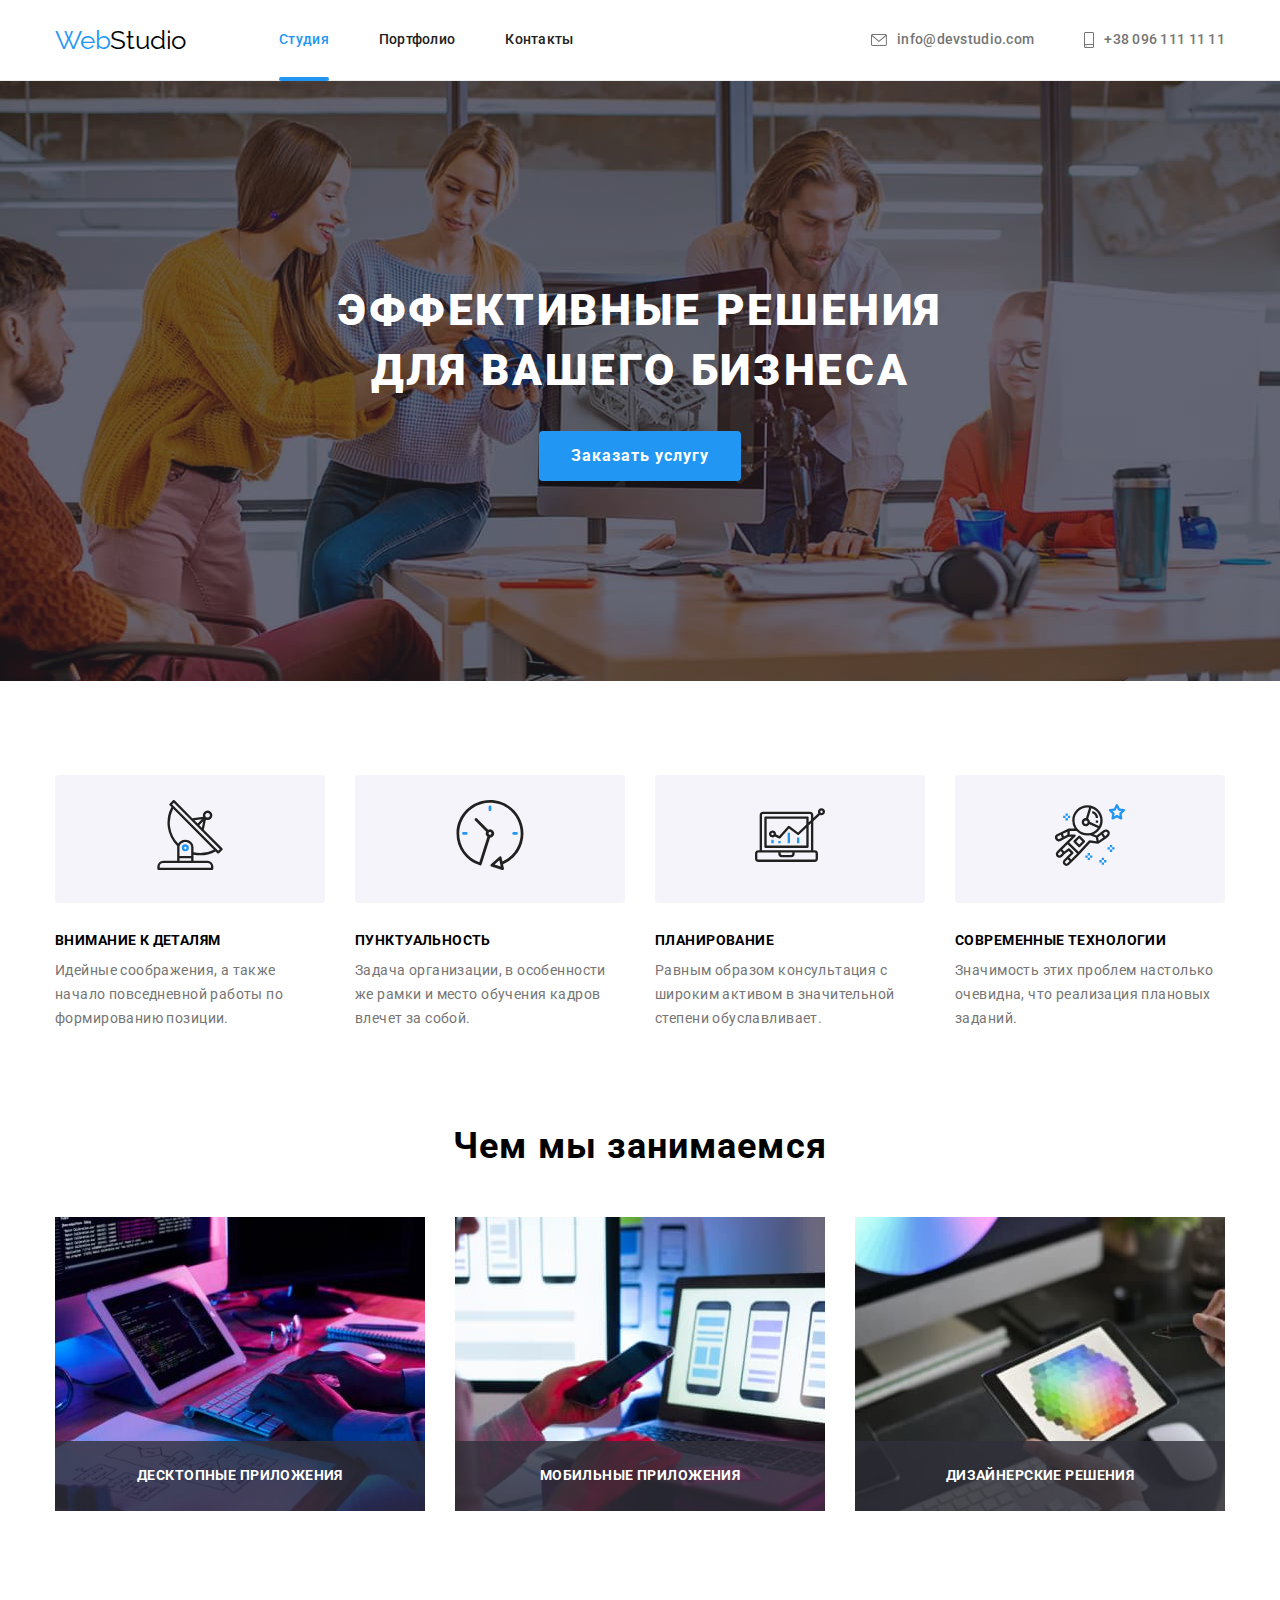
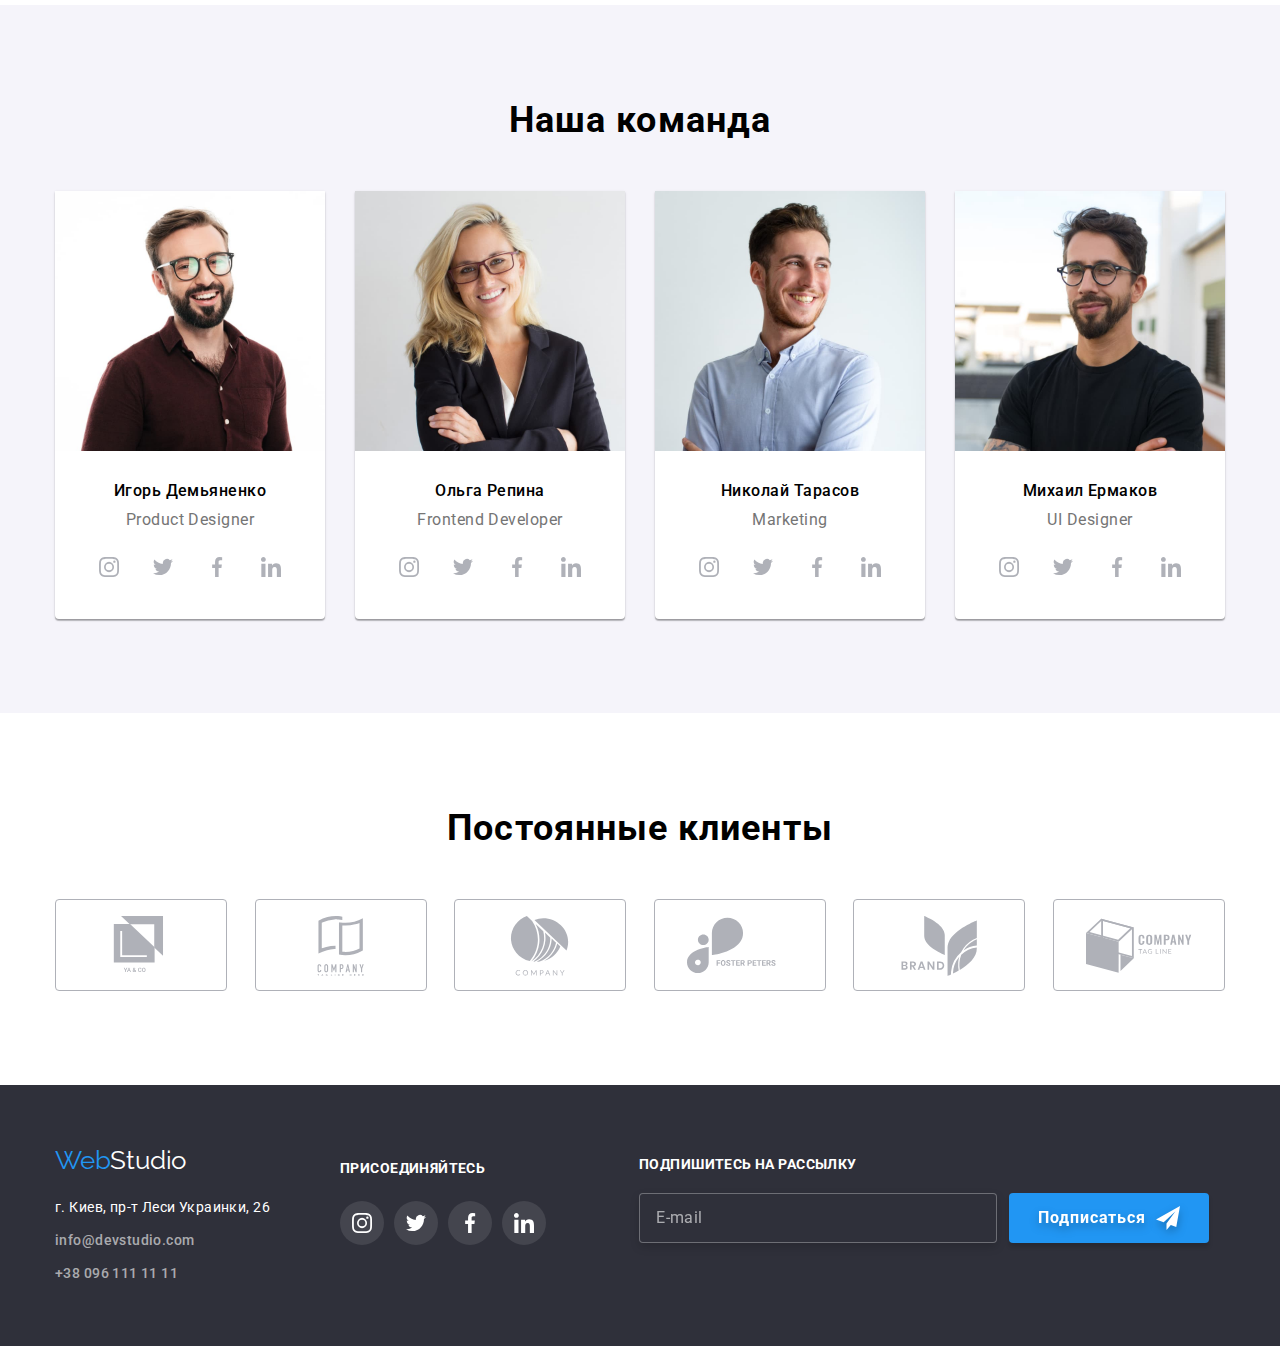
<file: index.html>
<!DOCTYPE html>
<html lang="ru">
  <head>
    <meta charset="UTF-8" />
    <meta http-equiv="X-UA-Compatible" content="IE=edge" />
    <meta name="viewport" content="width=device-width, initial-scale=1.0" />
    <title>WebStudio | Главная</title>
    <link
      href="https://fonts.googleapis.com/css2?family=Raleway:wght@700&family=Roboto:wght@400;500;700;900&display=swap"
      rel="stylesheet"
    />
    <link rel="stylesheet" href="./css/main.min.css" />
  </head>

  <body>
    <!--Шапка сайта-->
    <header class="header">
      <div class="container header__container">
        <nav class="header__nav">
          <a href="./index.html" class="logo">
            Web<span class="logo__span--origin">Studio</span>
          </a>

          <!--Навигация по сайту-->
          <ul class="site-nav">
            <li class="site-nav__item">
              <a
                href="./index.html"
                class="site-nav__link site-nav__link--active"
              >
                Студия
              </a>
            </li>
            <li class="site-nav__item">
              <a href="./portfolio.html" class="site-nav__link">Портфолио</a>
            </li>
            <li class="site-nav__item">
              <a href="#" class="site-nav__link">Контакты</a>
            </li>
          </ul>
        </nav>

        <!--Контакты для связи-->
        <ul class="contacts-list header__contacts-list">
          <li class="contacts-item header__contacts-item">
            <a
              href="mailto:info@devstudio.com"
              class="contacts-link header__contacts-link mail"
            >
              <svg
                class="contacts-icon header__contacts-icon"
                width="16"
                height="12"
              >
                <use href="./images/icons.svg#icon-envelope"></use>
              </svg>
              info@devstudio.com
            </a>
          </li>
          <li class="contacts-item header__contacts-item">
            <a
              href="tel:+380961111111"
              class="contacts-link header__contacts-link phone"
            >
              <svg
                class="contacts-icon header__contacts-icon"
                width="10"
                height="16"
              >
                <use href="./images/icons.svg#icon-smartphone"></use>
              </svg>
              +38 096 111 11 11
            </a>
          </li>
        </ul>
      </div>
    </header>

    <!--Уникальный контент-->
    <main>
      <!--Герой-->
      <section class="hero overlay">
        <div class="hero__container container">
          <h1 class="hero__title">
            Эффективные решения <br />
            для вашего бизнеса
          </h1>
          <button type="button" class="btn hero__btn" data-modal-open>
            Заказать услугу
          </button>
        </div>
      </section>

      <!--Особенности-->
      <section class="advantage">
        <div class="container">
          <h2 class="advantage__title">Особенности</h2>
          <ul class="advantage-list">
            <li class="advantage-list__item">
              <div class="advantage-list__icon">
                <svg class="antenna-icon" width="70" height="70">
                  <use href="./images/icons.svg#icon-antenna"></use>
                </svg>
              </div>
              <div class="advantage-list__container">
                <h3 class="advantage-list__title">Внимание к деталям</h3>
                <p class="advantage-list__description">
                  Идейные соображения, а также начало повседневной работы по
                  формированию позиции.
                </p>
              </div>
            </li>
            <li class="advantage-list__item">
              <div class="advantage-list__icon">
                <svg class="clock-icon" width="70" height="70">
                  <use href="./images/icons.svg#icon-clock"></use>
                </svg>
              </div>
              <div class="advantage-list__container">
                <h3 class="advantage-list__title">Пунктуальность</h3>
                <p class="advantage-list__description">
                  Задача организации, в особенности же рамки и место обучения
                  кадров влечет за собой.
                </p>
              </div>
            </li>
            <li class="advantage-list__item">
              <div class="advantage-list__icon">
                <svg class="diagram-icon" width="70" height="70">
                  <use href="./images/icons.svg#icon-diagram"></use>
                </svg>
              </div>
              <div class="advantage-list__container">
                <h3 class="advantage-list__title">Планирование</h3>
                <p class="advantage-list__description">
                  Равным образом консультация с широким активом в значительной
                  степени обуславливает.
                </p>
              </div>
            </li>
            <li class="advantage-list__item">
              <div class="advantage-list__icon">
                <svg class="astronaut-icon" width="70" height="70">
                  <use href="./images/icons.svg#icon-astronaut"></use>
                </svg>
              </div>
              <div class="advantage-list__container">
                <h3 class="advantage-list__title">Современные технологии</h3>
                <p class="advantage-list__description">
                  Значимость этих проблем настолько очевидна, что реализация
                  плановых заданий.
                </p>
              </div>
            </li>
          </ul>
        </div>
      </section>

      <!--Чем мы занимаемся-->
      <section class="function">
        <div class="container">
          <h2 class="function__title">Чем мы занимаемся</h2>
          <ul class="function-list">
            <li class="function-list__item">
              <div class="function-list__thumb">
                <img
                  src="./images/workdesktop.jpg"
                  alt="Приложения для персональных компьютеров"
                  width="370"
                />
                <div class="function-list__overlay">
                  <p class="function-list__lable">Десктопные приложения</p>
                </div>
              </div>
            </li>
            <li class="function-list__item">
              <div class="function-list__thumb">
                <img
                  src="./images/workapp.jpg"
                  alt="Приложения для персональных компьютеров"
                  width="370"
                />
                <div class="function-list__overlay">
                  <p class="function-list__lable">Мобильные приложения</p>
                </div>
              </div>
            </li>
            <li class="function-list__item">
              <div class="function-list__thumb">
                <img
                  src="./images/workdesign.jpg"
                  alt="Приложения для персональных компьютеров"
                  width="370"
                />
                <div class="function-list__overlay">
                  <p class="function-list__lable">Дизайнерские решения</p>
                </div>
              </div>
            </li>
          </ul>
        </div>
      </section>

      <!--Наша команда-->
      <section class="team">
        <div class="container">
          <h2 class="team__title">Наша команда</h2>
          <ul class="team-list">
            <li class="team-list__card">
              <img
                src="./images/demyanenko.jpg"
                alt="Игорь Демьяненко"
                width="270"
              />
              <div class="team-list__description">
                <h3 class="team-list__title">Игорь Демьяненко</h3>
                <p class="team-list_subtitle">Product Designer</p>
                <ul class="social-links team-list__social-links">
                  <li>
                    <a href="#" class="social-links__icon team-list__icon">
                      <svg class="instagram-icon" width="44" height="44">
                        <use href="./images/icons.svg#icon-instagram"></use>
                      </svg>
                    </a>
                  </li>
                  <li>
                    <a href="#" class="social-links__icon team-list__icon">
                      <svg class="twiter-icon" width="44" height="44">
                        <use href="./images/icons.svg#icon-twitter"></use>
                      </svg>
                    </a>
                  </li>
                  <li>
                    <a href="#" class="social-links__icon team-list__icon">
                      <svg class="facebook-icon" width="44" height="44">
                        <use href="./images/icons.svg#icon-facebook"></use>
                      </svg>
                    </a>
                  </li>
                  <li>
                    <a href="#" class="social-links__icon team-list__icon">
                      <svg class="linkedin-icon" width="44" height="44">
                        <use href="./images/icons.svg#icon-linkedin"></use>
                      </svg>
                    </a>
                  </li>
                </ul>
              </div>
            </li>
            <li class="team-list__card">
              <img src="./images/repina.jpg" alt="Ольга Репина" width="270" />
              <div class="team-list__description">
                <h3 class="team-list__title">Ольга Репина</h3>
                <p class="team-list_subtitle">Frontend Developer</p>
                <ul class="social-links team-list__social-links">
                  <li>
                    <a href="#" class="social-links__icon team-list__icon">
                      <svg class="instagram-icon" width="44" height="44">
                        <use href="./images/icons.svg#icon-instagram"></use>
                      </svg>
                    </a>
                  </li>
                  <li>
                    <a href="#" class="social-links__icon team-list__icon">
                      <svg class="twiter-icon" width="44" height="44">
                        <use href="./images/icons.svg#icon-twitter"></use>
                      </svg>
                    </a>
                  </li>
                  <li>
                    <a href="#" class="social-links__icon team-list__icon">
                      <svg class="facebook-icon" width="44" height="44">
                        <use href="./images/icons.svg#icon-facebook"></use>
                      </svg>
                    </a>
                  </li>
                  <li>
                    <a href="#" class="social-links__icon team-list__icon">
                      <svg class="linkedin-icon" width="44" height="44">
                        <use href="./images/icons.svg#icon-linkedin"></use>
                      </svg>
                    </a>
                  </li>
                </ul>
              </div>
            </li>
            <li class="team-list__card">
              <img
                src="./images/tarasov.jpg"
                alt="Николай Тарасов"
                width="270"
              />
              <div class="team-list__description">
                <h3 class="team-list__title">Николай Тарасов</h3>
                <p class="team-list_subtitle">Marketing</p>
                <ul class="social-links team-list__social-links">
                  <li>
                    <a href="#" class="social-links__icon team-list__icon">
                      <svg class="instagram-icon" width="44" height="44">
                        <use href="./images/icons.svg#icon-instagram"></use>
                      </svg>
                    </a>
                  </li>
                  <li>
                    <a href="#" class="social-links__icon team-list__icon">
                      <svg class="twiter-icon" width="44" height="44">
                        <use href="./images/icons.svg#icon-twitter"></use>
                      </svg>
                    </a>
                  </li>
                  <li>
                    <a href="#" class="social-links__icon team-list__icon">
                      <svg class="facebook-icon" width="44" height="44">
                        <use href="./images/icons.svg#icon-facebook"></use>
                      </svg>
                    </a>
                  </li>
                  <li>
                    <a href="#" class="social-links__icon team-list__icon">
                      <svg class="linkedin-icon" width="44" height="44">
                        <use href="./images/icons.svg#icon-linkedin"></use>
                      </svg>
                    </a>
                  </li>
                </ul>
              </div>
            </li>
            <li class="team-list__card">
              <img
                src="./images/ermakov.jpg"
                alt="Михаил Ермаков"
                width="270"
              />
              <div class="team-list__description">
                <h3 class="team-list__title">Михаил Ермаков</h3>
                <p class="team-list_subtitle">UI Designer</p>
                <ul class="social-links team-list__social-links">
                  <li>
                    <a href="#" class="social-links__icon team-list__icon">
                      <svg class="instagram-icon" width="44" height="44">
                        <use href="./images/icons.svg#icon-instagram"></use>
                      </svg>
                    </a>
                  </li>
                  <li>
                    <a href="#" class="social-links__icon team-list__icon">
                      <svg class="twiter-icon" width="44" height="44">
                        <use href="./images/icons.svg#icon-twitter"></use>
                      </svg>
                    </a>
                  </li>
                  <li>
                    <a href="#" class="social-links__icon team-list__icon">
                      <svg class="facebook-icon" width="44" height="44">
                        <use href="./images/icons.svg#icon-facebook"></use>
                      </svg>
                    </a>
                  </li>
                  <li>
                    <a href="#" class="social-links__icon team-list__icon">
                      <svg class="linkedin-icon" width="44" height="44">
                        <use href="./images/icons.svg#icon-linkedin"></use>
                      </svg>
                    </a>
                  </li>
                </ul>
              </div>
            </li>
          </ul>
        </div>
      </section>

      <!-- Постоянные клиенты -->
      <section class="clients">
        <div class="container">
          <h2 class="clients__title">Постоянные клиенты</h2>
          <ul class="clients-list">
            <li class="clients-list__item">
              <a href="#" class="clients-list__link">
                <svg class="clients-list__logo" width="106" height="60">
                  <use href="./images/icons.svg#icon-client-1"></use>
                </svg>
              </a>
            </li>
            <li class="clients-list__item">
              <a href="#" class="clients-list__link">
                <svg class="clients-list__logo" width="106" height="60">
                  <use href="./images/icons.svg#icon-client-2"></use>
                </svg>
              </a>
            </li>
            <li class="clients-list__item">
              <a href="#" class="clients-list__link">
                <svg class="clients-list__logo" width="106" height="60">
                  <use href="./images/icons.svg#icon-client-3"></use>
                </svg>
              </a>
            </li>
            <li class="clients-list__item">
              <a href="#" class="clients-list__link">
                <svg class="clients-list__logo" width="106" height="60">
                  <use href="./images/icons.svg#icon-client-4"></use>
                </svg>
              </a>
            </li>
            <li class="clients-list__item">
              <a href="#" class="clients-list__link">
                <svg class="clients-list__logo" width="106" height="60">
                  <use href="./images/icons.svg#icon-client-5"></use>
                </svg>
              </a>
            </li>
            <li class="clients-list__item">
              <a href="#" class="clients-list__link">
                <svg class="clients-list__logo" width="106" height="60">
                  <use href="./images/icons.svg#icon-client-6"></use>
                </svg>
              </a>
            </li>
          </ul>
        </div>
      </section>
    </main>

    <footer class="footer">
      <div class="container footer__container">
        <div class="footer-container-contacts">
          <a href="./index.html" class="logo footer__logo"
            >Web<span class="logo__span--reversed">Studio</span></a
          >
          <address class="address">г. Киев, пр-т Леси Украинки, 26</address>
          <ul class="contacts-list footer__contacts-list">
            <li class="contacts-item footer__contacts-item item">
              <a
                href="mailto:info@devstudio.com"
                class="contacts-link footer__contacts-link"
                >info@devstudio.com</a
              >
            </li>
            <li class="item footer__contacts-item">
              <a href="tel:+380961111111" class="link footer__contacts-link"
                >+38 096 111 11 11</a
              >
            </li>
          </ul>
        </div>
        <div class="footer-container-social-links">
          <h2 class="footer-title-social-links">Присоединяйтесь</h2>
          <ul class="social-links--company footer-icons">
            <li class="social-links__item--company item">
              <a class="social-links__icon--company icon" href="#">
                <svg width="44" height="44">
                  <use href="./images/icons.svg#icon-instagram"></use>
                </svg>
              </a>
            </li>
            <li class="social-links__item--company item">
              <a class="social-links__icon--company icon" href="#">
                <svg width="44" height="44">
                  <use href="./images/icons.svg#icon-twitter"></use>
                </svg>
              </a>
            </li>
            <li class="social-links__item--company item">
              <a class="social-links__icon--company icon" href="#">
                <svg width="44" height="44">
                  <use href="./images/icons.svg#icon-facebook"></use>
                </svg>
              </a>
            </li>
            <li class="social-links__item--company item">
              <a class="social-links__icon--company icon" href="#">
                <svg width="44" height="44">
                  <use href="./images/icons.svg#icon-linkedin"></use>
                </svg>
              </a>
            </li>
          </ul>
        </div>
        <div class="footer__container-form-subscribe">
          <b class="footer__appeal">Подпишитесь на рассылку</b>
          <form
            action="#"
            class="form-subscribe"
            name="form-subscribe"
            autocomplete="on"
          >
            <label class="form-field">
              <input
                class="form-subscribe__email-form"
                type="email"
                name="email"
                placeholder="E-mail"
                required
              />
            </label>
            <button type="submit" class="btn form-subscribe__btn">
              <span class="form-subscribe__btn--color">Подписаться</span>
              <svg class="form-subscribe__btn-icon" width="24px" height="24px">
                <use href="./images/icons.svg#icon-send"></use>
              </svg>
            </button>
          </form>
        </div>
      </div>
    </footer>

    <!-- =================== модальное окно ===================== -->
    <div class="backdrop is-hidden" data-modal>
      <div class="modal">
        <form class="modal__form" name="modal-form" autocomplete="off">
          <h3 class="modal__title">Оставьте свои данные, мы вам перезвоним</h3>

          <label class="modal__contact-label">
            <span class="modal__label-name">Имя</span>
            <span class="modal__form-input-wrapper">
              <input
                type="text"
                name="contact-name"
                class="modal__contact-input"
                required
                minlength="2"
              />
              <svg class="modal__contact-icon" width="18" height="18">
                <use href="./images/icons.svg#icon-name"></use>
              </svg>
            </span>
          </label>

          <label class="modal__contact-label">
            <span class="modal__label-name">Телефон</span>
            <span class="modal__form-input-wrapper">
              <input
                type="tel"
                name="contact-tel"
                class="modal__contact-input"
                required
                pattern="[0-9]{3}-[0-9]{3}-[0-9]{2}-[0-9]{2}"
                title="096-111-11-11"
              />
              <svg class="modal__contact-icon" width="18" height="18">
                <use href="./images/icons.svg#icon-phone"></use>
              </svg>
            </span>
          </label>
          <label class="modal__contact-label">
            <span class="modal__label-name">Почта</span>
            <span class="modal__form-input-wrapper">
              <input
                type="email"
                name="contact-mail"
                class="modal__contact-input"
              />
              <svg class="modal__contact-icon" width="18" height="18">
                <use href="./images/icons.svg#icon-email"></use>
              </svg>
            </span>
          </label>
          <label class="contact-textarea">
            <span class="modal__label-name">Коментарий</span>
            <textarea
              name="contact-comment"
              class="modal__contact-comment"
              placeholder="Введите текст"
            ></textarea>
          </label>
          <label class="modal__checkbox-label">
            <input
              type="checkbox"
              name="terms-contract"
              class="modal__checkbox"
              value="accept"
              required
            />
            <span class="modal__icon-check"></span>
            <span class="modal__checkbox-text">
              Соглашаюсь с рассылкой и принимаю
              <a href="#" class="modal__contract-link">Условия договора</a>
            </span>
          </label>
          <button class="modal__submit-btn" type="submit">Отправить</button>
        </form>

        <button type="button" class="modal__btn-close" data-modal-close>
          <svg class="modal__btn-close-icon" width="11px" height="11px">
            <use href="./images/icons.svg#icon-close"></use>
          </svg>
        </button>
      </div>
    </div>
    <script src="./js/modal.js"></script>
  </body>
</html>
</file>
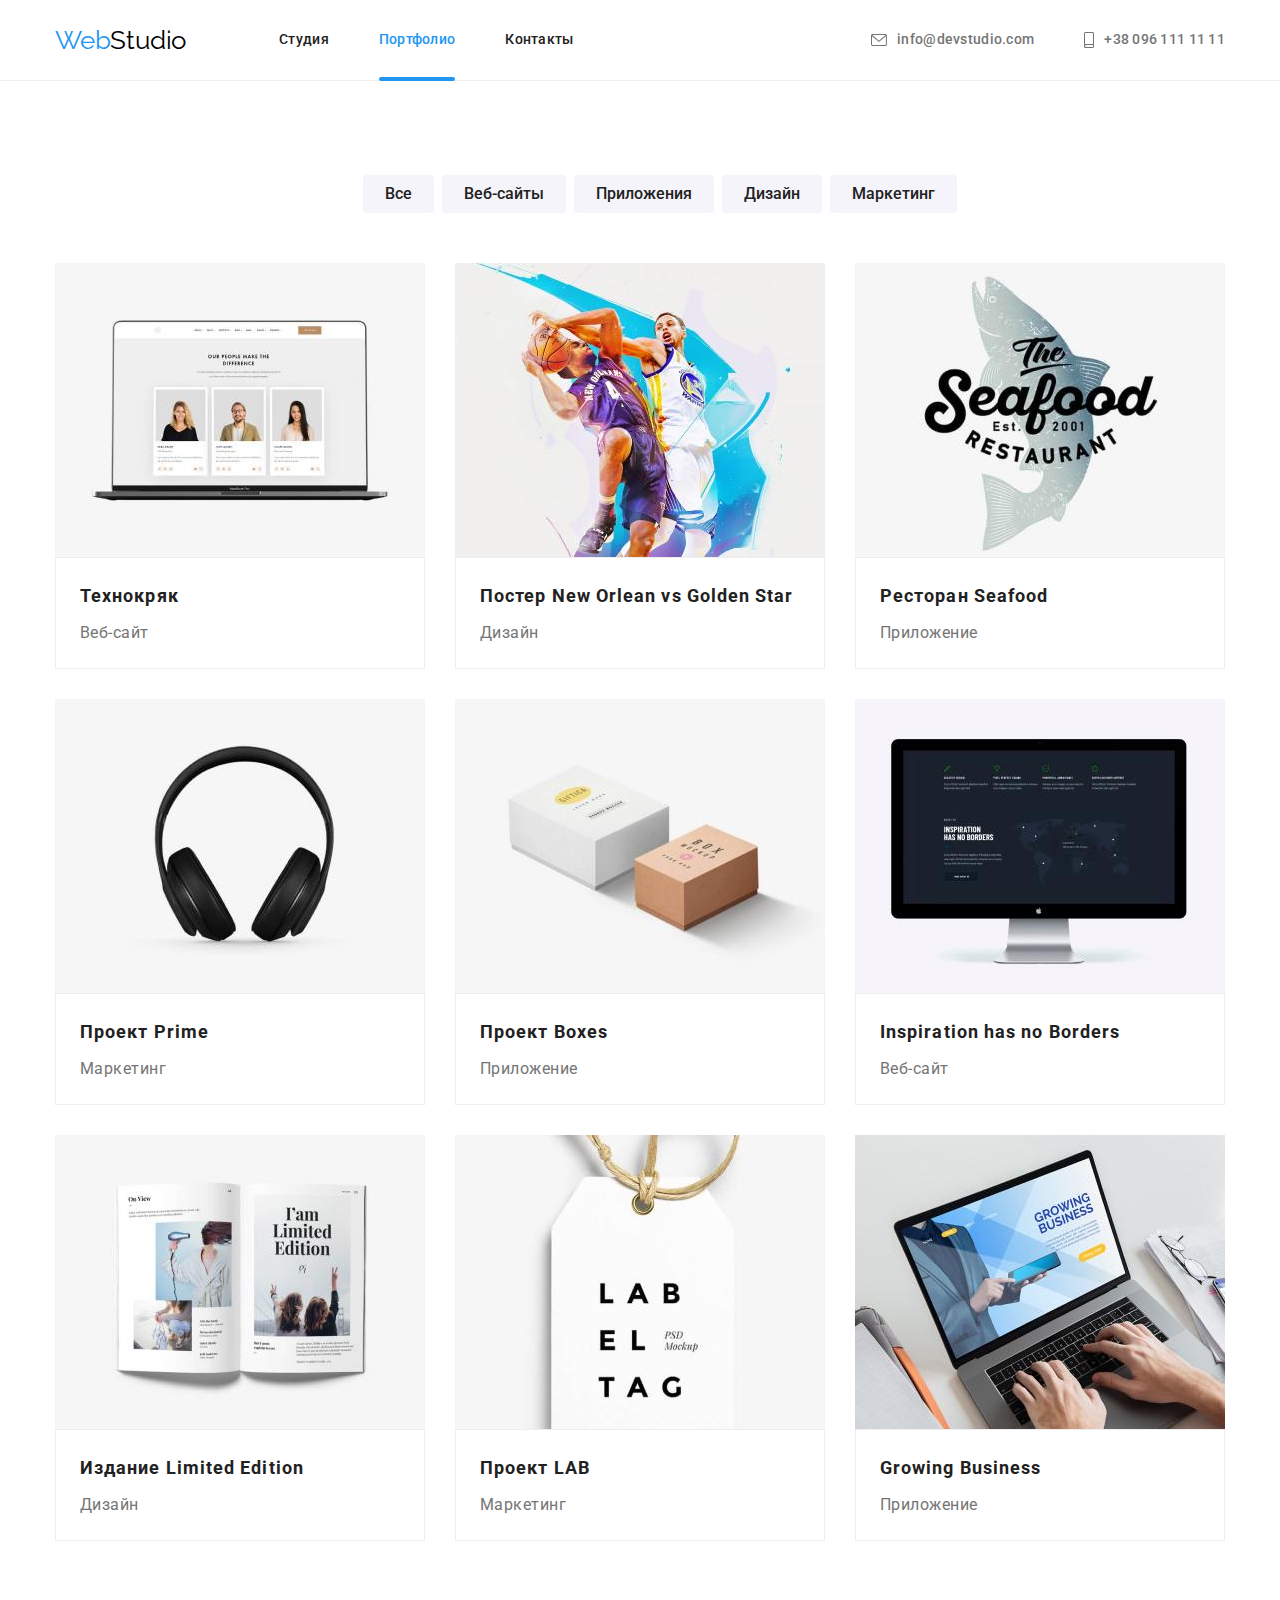
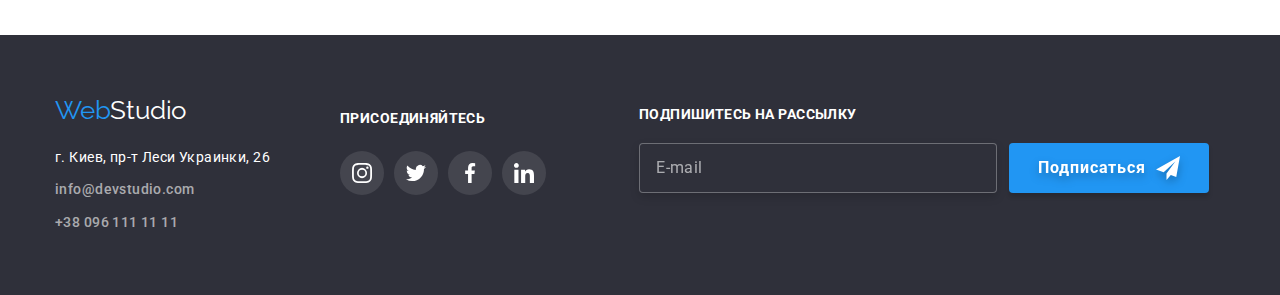
<file: portfolio.html>
<!DOCTYPE html>
<html lang="ru">
  <head>
    <meta charset="UTF-8" />
    <meta http-equiv="X-UA-Compatible" content="IE=edge" />
    <meta name="viewport" content="width=device-width, initial-scale=1.0" />
    <title>WebStudio | Портфолио</title>
    <link
      href="https://fonts.googleapis.com/css2?family=Raleway:wght@700&family=Roboto:wght@400;500;700;900&display=swap"
      rel="stylesheet"
    />
    <link rel="stylesheet" href="./css/main.min.css" />
  </head>

  <body>
    <!--Шапка сайта-->
    <header class="header">
      <div class="container header__container">
        <nav class="header__nav">
          <a href="./index.html" class="logo">
            Web<span class="logo__span--origin">Studio</span>
          </a>

          <!--Навигация по сайту-->
          <ul class="site-nav">
            <li class="site-nav__item">
              <a
                href="./index.html"
                class="site-nav__link"
              >
                Студия
              </a>
            </li>
            <li class="site-nav__item">
              <a href="./portfolio.html" class="site-nav__link site-nav__link--active">Портфолио</a>
            </li>
            <li class="site-nav__item">
              <a href="#" class="site-nav__link">Контакты</a>
            </li>
          </ul>
        </nav>

        <!--Контакты для связи-->
        <ul class="contacts-list header__contacts-list">
          <li class="contacts-item header__contacts-item">
            <a
              href="mailto:info@devstudio.com"
              class="contacts-link header__contacts-link mail"
            >
              <svg
                class="contacts-icon header__contacts-icon"
                width="16"
                height="12"
              >
                <use href="./images/icons.svg#icon-envelope"></use>
              </svg>
              info@devstudio.com
            </a>
          </li>
          <li class="contacts-item header__contacts-item">
            <a
              href="tel:+380961111111"
              class="contacts-link header__contacts-link phone"
            >
              <svg
                class="contacts-icon header__contacts-icon"
                width="10"
                height="16"
              >
                <use href="./images/icons.svg#icon-smartphone"></use>
              </svg>
              +38 096 111 11 11
            </a>
          </li>
        </ul>
      </div>
    </header>

    <!--Примеры выполнненых -->
    <main>
      <section class="section-projects">
        <div class="container">
          <h1 class="section-projects__title">Проекты WebStudio</h1>

          <!--Кнопки фильтров-->
          <div class="container-projects-filters">
            <ul class="filters-list">
              <li class="filters-list_item item">
                <button type="button" class="filters-list_btn carrent">Все</button>
              </li>
              <li class="filters-list_item item">
                <button type="button" class="filters-list_btn">Веб-сайты</button>
              </li>
              <li class="filters-list_item item">
                <button type="button" class="filters-list_btn">Приложения</button>
              </li>
              <li class="filters-list_item item">
                <button type="button" class="filters-list_btn">Дизайн</button></li>
              <li class="filters-list_item item">
                <button type="button" class="filters-list_btn">Маркетинг</button>
              </li>
            </ul>
          </div>

          <!--Работы-->
          <ul class="card-set list">
            <li class="card-set__item">
                <a href="#" class="card-set__link">
                  <div class="card-set__thumb">
                      <img
                      src="./images/technocryk.jpg"
                      alt="Фото сайта Технокряк"
                      width="370"
                      />
                    <div class="card-set__overlay">
                      <p class="card-set__description-overlay">
                        Технокряк это современная площадка распространения коронавируса. 
                        Компании используют эту платформу для цифрового шпионажа и атак на защищённые сервера конкурентов.
                      </p>
                    </div>
                  </div>
                  <div class="card-set__description">
                    <h2 class="card-set__title">Технокряк</h2>
                    <p class="card-set__subtitle">Веб-сайт</p>
                  </div>
                </a>
            </li>
            <li class="card-set__item">
              <a href="#" class="card-set__link link">
                <div class="card-set__thumb">
                  <img
                  src="./images/orlean.jpg"
                  alt="Фото постера New Orlean vs Golden Star"
                  width="370"
                  />
                  <div class="card-set__overlay">
                    <p class="card-set__description-overlay">
                      Технокряк это современная площадка распространения коронавируса. 
                      Компании используют эту платформу для цифрового шпионажа и атак на защищённые сервера конкурентов.
                    </p>
                  </div>
                </div>
                <div class="card-set__description">
                  <h2 class="card-set__title">Постер New Orlean vs Golden Star</h2>
                  <p class="card-set__subtitle">Дизайн</p>
                </div>
              </a>
            </li>
            <li class="card-set__item">
              <a href="#" class="card-set__link">
                <div class="card-set__thumb">
                  <img
                  src="./images/seafood.jpg"
                  alt="Логотип приложения ресторана Seafood"
                  width="370"
                  />
                  <div class="card-set__overlay">
                    <p class="card-set__description-overlay">
                      Технокряк это современная площадка распространения коронавируса. 
                      Компании используют эту платформу для цифрового шпионажа и атак на защищённые сервера конкурентов.
                    </p>
                  </div>
                </div>
                <div class="card-set__description">
                  <h2 class="card-set__title">Ресторан Seafood</h2>
                  <p class="card-set__subtitle">Приложение</p>
                </div>
                </a
              >
            </li>
            <li class="card-set__item">
              <a href="#" class="card-set__link">
                <div class="card-set__thumb">
                  <img
                  src="./images/prime.jpg"
                  alt="Логотип проекта Prime"
                  width="370"
                  />
                  <div class="card-set__overlay">
                    <p class="card-set__description-overlay">
                      Технокряк это современная площадка распространения коронавируса. 
                      Компании используют эту платформу для цифрового шпионажа и атак на защищённые сервера конкурентов.
                    </p>
                  </div>
                </div>
                <div class="card-set__description">
                  <h2 class="card-set__title">Проект Prime</h2>
                  <p class="card-set__subtitle">Маркетинг</p>
                </div>
                </a
              >
            </li>
            <li class="card-set__item">
              <a href="#" class="card-set__link">
                <div class="card-set__thumb">
                  <img
                  src="./images/boxes.jpg"
                  alt="Логотип проекта Boxes"
                  width="370"
                  />
                  <div class="card-set__overlay">
                    <p class="card-set__description-overlay">
                      Технокряк это современная площадка распространения коронавируса. 
                      Компании используют эту платформу для цифрового шпионажа и атак на защищённые сервера конкурентов.
                    </p>
                  </div>
                </div>
                <div class="card-set__description">
                  <h2 class="card-set__title">Проект Boxes</h2>
                  <p class="card-set__subtitle">Приложение</p>
                </div>
                </a
              >
            </li>
            <li class="card-set__item">
              <a href="#" class="card-set__link">
                <div class="card-set__thumb">
                  <img
                  src="./images/inspiration.jpg"
                  alt="Фото сайта Inspiration has no Borders"
                  width="370"
                  />
                  <div class="card-set__overlay">
                    <p class="card-set__description-overlay">
                      Технокряк это современная площадка распространения коронавируса. 
                      Компании используют эту платформу для цифрового шпионажа и атак на защищённые сервера конкурентов.
                    </p>
                  </div>
                </div>
                <div class="card-set__description">
                  <h2 class="card-set__title">Inspiration has no Borders</h2>
                  <p class="card-set__subtitle">Веб-сайт</p>
                </div>
              </a>
            </li>
            <li class="card-set__item">
              <a href="#" class="card-set__link">
                <div class="card-set__thumb">
                  <img
                  src="./images/limited.jpg"
                  alt="Фото дизайна издания Limited Edition"
                  width="370"
                  />
                  <div class="card-set__overlay">
                    <p class="card-set__description-overlay">
                      Технокряк это современная площадка распространения коронавируса. 
                      Компании используют эту платформу для цифрового шпионажа и атак на защищённые сервера конкурентов.
                    </p>
                  </div>
                </div>
                <div class="card-set__description">
                  <h2 class="card-set__title">Издание Limited Edition</h2>
                  <p class="card-set__subtitle">Дизайн</p>
                </div>
                </a
              >
            </li>
            <li class="card-set__item">
              <a href="#" class="card-set__link">
                <div class="card-set__thumb">
                  <img
                  src="./images/lab.jpg"
                  alt="Фото проекта LAB"
                  width="370"
                  />
                  <div class="card-set__overlay">
                    <p class="card-set__description-overlay">
                      Технокряк это современная площадка распространения коронавируса. 
                      Компании используют эту платформу для цифрового шпионажа и атак на защищённые сервера конкурентов.
                    </p>
                  </div>
                </div>
                <div class="card-set__description">
                  <h2 class="card-set__title">Проект LAB</h2>
                  <p class="card-set__subtitle">Маркетинг</p>
              </div>
                </a
              >
            </li>
            <li class="card-set__item">
              <a href="#" class="card-set__link">
                <div class="card-set__thumb">
                  <img
                  src="./images/growing.jpg"
                  alt="Фото приложения Growing Business"
                  width="370"
                  />
                  <div class="card-set__overlay">
                    <p class="card-set__description-overlay">
                      Технокряк это современная площадка распространения коронавируса. 
                      Компании используют эту платформу для цифрового шпионажа и атак на защищённые сервера конкурентов.
                    </p>
                  </div>
                </div>
                <div class="card-set__description">
                  <h2 class="card-set__title">Growing Business</h2>
                  <p class="card-set__subtitle">Приложение</p>
                </div>
                </a
              >
            </li>
          </ul>
        </div>
      </div>
      </section>
    </main>
    
    <footer class="footer">
      <div class="container footer__container">
        <div class="footer-container-contacts">
          <a href="./index.html" class="logo footer__logo"
            >Web<span class="logo__span--reversed">Studio</span></a
          >
          <address class="address">г. Киев, пр-т Леси Украинки, 26</address>
          <ul class="contacts-list footer__contacts-list">
            <li class="contacts-item footer__contacts-item item">
              <a
                href="mailto:info@devstudio.com"
                class="contacts-link footer__contacts-link"
                >info@devstudio.com</a
              >
            </li>
            <li class="item footer__contacts-item">
              <a href="tel:+380961111111" class="link footer__contacts-link"
                >+38 096 111 11 11</a
              >
            </li>
          </ul>
        </div>
        <div class="footer-container-social-links">
          <h2 class="footer-title-social-links">Присоединяйтесь</h2>
          <ul class="social-links--company footer-icons">
            <li class="social-links__item--company item">
              <a class="social-links__icon--company icon" href="#">
                <svg width="44" height="44">
                  <use href="./images/icons.svg#icon-instagram"></use>
                </svg>
              </a>
            </li>
            <li class="social-links__item--company item">
              <a class="social-links__icon--company icon" href="#">
                <svg width="44" height="44">
                  <use href="./images/icons.svg#icon-twitter"></use>
                </svg>
              </a>
            </li>
            <li class="social-links__item--company item">
              <a class="social-links__icon--company icon" href="#">
                <svg width="44" height="44">
                  <use href="./images/icons.svg#icon-facebook"></use>
                </svg>
              </a>
            </li>
            <li class="social-links__item--company item">
              <a class="social-links__icon--company icon" href="#">
                <svg width="44" height="44">
                  <use href="./images/icons.svg#icon-linkedin"></use>
                </svg>
              </a>
            </li>
          </ul>
        </div>
        <div class="footer__container-form-subscribe">
          <b class="footer__appeal">Подпишитесь на рассылку</b>
          <form
            action="#"
            class="form-subscribe"
            name="form-subscribe"
            autocomplete="on"
          >
            <label class="form-field">
              <input
                class="form-subscribe__email-form"
                type="email"
                name="email"
                placeholder="E-mail"
                required
              />
            </label>
            <button type="submit" class="btn form-subscribe__btn">
              <span class="form-subscribe__btn--color">Подписаться</span>
              <svg class="form-subscribe__btn-icon" width="24px" height="24px">
                <use href="./images/icons.svg#icon-send"></use>
              </svg>
            </button>
          </form>
        </div>
      </div>
    </footer>
  </body>
</html>
</file>
<file: css/main.min.css>
/*! modern-normalize v1.1.0 | MIT License | https://github.com/sindresorhus/modern-normalize */*,::before,::after{-webkit-box-sizing:border-box;box-sizing:border-box}html{line-height:1.15;-webkit-text-size-adjust:100%;-moz-tab-size:4;-o-tab-size:4;tab-size:4}body{margin:0;font-family:system-ui,-apple-system,"Segoe UI",Roboto,Helvetica,Arial,sans-serif,"Apple Color Emoji","Segoe UI Emoji"}hr{height:0;color:inherit}abbr[title]{-webkit-text-decoration:underline dotted;text-decoration:underline dotted}b,strong{font-weight:bolder}code,kbd,samp,pre{font-family:ui-monospace, SFMono-Regular, Consolas, "Liberation Mono", Menlo, monospace;font-size:1em}small{font-size:80%}sub,sup{font-size:75%;line-height:0;position:relative;vertical-align:baseline}sub{bottom:-0.25em}sup{top:-0.5em}table{text-indent:0;border-color:inherit}button,input,optgroup,select,textarea{font-family:inherit;font-size:100%;line-height:1.15;margin:0}button,select{text-transform:none}button,[type="button"],[type="reset"],[type="submit"]{-webkit-appearance:button}::-moz-focus-inner{border-style:none;padding:0}:-moz-focusring{outline:1px dotted ButtonText}:-moz-ui-invalid{box-shadow:none}legend{padding:0}progress{vertical-align:baseline}::-webkit-inner-spin-button,::-webkit-outer-spin-button{height:auto}[type="search"]{-webkit-appearance:textfield;outline-offset:-2px}::-webkit-search-decoration{-webkit-appearance:none}::-webkit-file-upload-button{-webkit-appearance:button;font:inherit}summary{display:list-item}body{background-color:#ffffff;color:var(--primary-text-color);font-family:"Roboto", sans-serif;letter-spacing:-0.015em;font-size:14px;line-height:1.71}ul{margin:0px;list-style:none}h1,h2,h3,h4,h5,h6,p{margin:0}img{display:block;max-width:100%;height:auto}a{text-decoration:none}.container{margin-left:auto;margin-right:auto;width:1200px;padding-left:15px;padding-right:15px}.logo{display:block;color:#2196f3;font-family:Raleway,sans-serif;font-size:26px;line-height:1.19;text-decoration:none}.logo__span--origin{color:#000000}.logo__span--reversed{color:#fff}.header{border-bottom:1px solid #ececec;margin:auto}.header__container{display:-webkit-box;display:-ms-flexbox;display:flex;-webkit-box-align:center;-ms-flex-align:center;align-items:center}.header__nav{display:-webkit-box;display:-ms-flexbox;display:flex;-webkit-box-align:center;-ms-flex-align:center;align-items:center}.header__contacts-link{display:block;color:#212121;font-weight:500;line-height:1.14;letter-spacing:0.02em;text-decoration:none;-webkit-transition:color 250ms cubic-bezier(0.4, 0, 0.2, 1),fill 250ms cubic-bezier(0.4, 0, 0.2, 1);transition:color 250ms cubic-bezier(0.4, 0, 0.2, 1),fill 250ms cubic-bezier(0.4, 0, 0.2, 1)}.header__contacts-link:hover,.header__contacts-link:focus{color:#2196f3;fill:#2196f3}.header__contacts-link{color:#757575;display:-webkit-box;display:-ms-flexbox;display:flex;-webkit-box-pack:center;-ms-flex-pack:center;justify-content:center;-webkit-box-align:center;-ms-flex-align:center;align-items:center}.header__contacts-list{display:-webkit-box;display:-ms-flexbox;display:flex;margin-left:auto;padding-left:0px}.header__contacts-item:not(:first-child){margin-left:50px}.header__contacts-icon{background-size:contain;fill:currentColor;margin-right:10px}.site-nav{display:-webkit-box;display:-ms-flexbox;display:flex;-webkit-box-align:center;-ms-flex-align:center;align-items:center;margin-left:93px;margin-top:0px;margin-bottom:0px;padding-left:0px}.site-nav__item:not(:first-child){margin-left:50px}.site-nav__link{display:block;color:#212121;padding-top:32px;padding-bottom:32px;font-weight:500;line-height:1.14;letter-spacing:0.02em;text-decoration:none;-webkit-transition:color 250ms cubic-bezier(0.4, 0, 0.2, 1),fill 250ms cubic-bezier(0.4, 0, 0.2, 1);transition:color 250ms cubic-bezier(0.4, 0, 0.2, 1),fill 250ms cubic-bezier(0.4, 0, 0.2, 1)}.site-nav__link:hover,.site-nav__link:focus{color:#2196f3;fill:#2196f3}.site-nav__link--active{position:relative;color:#2196f3}.site-nav__link--active::after{content:"";position:absolute;left:0;bottom:-1px;display:block;width:100%;height:4px;border-radius:2px;background-color:#2196f3}.hero{text-align:center;max-width:1600px;height:600px;margin-left:auto;margin-right:auto;background-image:-webkit-gradient(linear, left top, right top, from(rgba(47,48,58,0.4)), to(rgba(47,48,58,0.4))),url("../images/bg-hero.jpg");background-image:linear-gradient(to right, rgba(47,48,58,0.4), rgba(47,48,58,0.4)),url("../images/bg-hero.jpg");background-repeat:no-repeat;background-position:center;background-size:cover}.hero__container{padding:200px 15px}.hero__title{margin-top:0px;margin-bottom:30px;color:#fff;text-transform:uppercase;font-weight:900;font-size:44px;line-height:1.36;letter-spacing:0.06em}.hero__btn{display:inline-block;border:none;border-radius:4px;padding:10px 32px;min-width:130px;background-color:#2196f3;color:#fff;-webkit-box-shadow:0px 4px 4px rgba(0,0,0,0.15);box-shadow:0px 4px 4px rgba(0,0,0,0.15);font-family:Roboto,sans-serif;font-weight:700;font-size:16px;line-height:1.87;letter-spacing:0.06em;cursor:pointer;-webkit-transition:background 250ms cubic-bezier(0.4, 0, 0.2, 1);transition:background 250ms cubic-bezier(0.4, 0, 0.2, 1)}.hero__btn:hover,.hero__btn:focus{background:#188ce8}.advantage{padding-top:94px;padding-bottom:94px}.advantage__title{display:none}.advantage-list{display:-webkit-box;display:-ms-flexbox;display:flex;-webkit-box-pack:justify;-ms-flex-pack:justify;justify-content:space-between;list-style:none;padding-left:0px}.advantage-list__item:not(:last-child){margin-right:30px}.advantage-list__item{width:calc((100%-90) / 4)}.advantage-list__title{margin-bottom:10px;text-transform:uppercase;font-size:14px;line-height:1.14;letter-spacing:0.03em}.advantage-list__description{color:#757575;font-weight:400;line-height:1.71;letter-spacing:0.03em}.advantage-list__icon{background-color:#f5f4fa;padding:25px 100px;border-radius:4px}.advantage-list__container{padding-top:30px}.function{padding-bottom:94px}.function__title{margin-bottom:50px;font-size:36px;text-align:center;line-height:1.17;letter-spacing:0.03em}.function-list{display:-webkit-box;display:-ms-flexbox;display:flex;-webkit-box-pack:justify;-ms-flex-pack:justify;justify-content:space-between;padding-left:0px}.function-list__thumb{position:relative}.function-list__overlay{position:absolute;bottom:0;left:0;width:100%;min-height:70px;background-color:rgba(47,48,58,0.8)}.function-list__lable{color:#fff;padding-top:27px;padding-bottom:27px;font-weight:700;line-height:1.14;text-align:center;letter-spacing:0.03em;text-transform:uppercase}.team{padding-top:94px;padding-bottom:94px;background-color:#f5f4fa;margin:auto}.team__title{margin-bottom:50px;font-size:36px;text-align:center;line-height:1.17;letter-spacing:0.03em}.team-list{display:-webkit-box;display:-ms-flexbox;display:flex;-webkit-box-pack:justify;-ms-flex-pack:justify;justify-content:space-between;padding-left:0px}.team-list__card{width:270px;background-color:#ffffff;-webkit-box-shadow:0px 1px 3px rgba(0,0,0,0.12),0px 1px 1px rgba(0,0,0,0.14),0px 2px 1px rgba(0,0,0,0.2);box-shadow:0px 1px 3px rgba(0,0,0,0.12),0px 1px 1px rgba(0,0,0,0.14),0px 2px 1px rgba(0,0,0,0.2);border-radius:0px 0px 4px 4px}.team-list__description{padding:30px 32px}.team-list__title{margin-bottom:10px;font-weight:500;font-size:16px;line-height:1.19;text-align:center;letter-spacing:0.03em}.team-list_subtitle{color:#757575;font-size:16px;line-height:1.19;text-align:center;letter-spacing:0.03em;margin-bottom:16px}.team-list__social-links{display:-webkit-box;display:-ms-flexbox;display:flex;-webkit-box-align:center;-ms-flex-align:center;align-items:center;padding-left:0px;-webkit-box-pack:justify;-ms-flex-pack:justify;justify-content:space-between}.team-list__icon{display:block;max-height:44px;border-radius:50%;background-color:#fff;fill:#afb1b8;-webkit-transition:fill 250ms cubic-bezier(0.4, 0, 0.2, 1),background-color 250ms cubic-bezier(0.4, 0, 0.2, 1);transition:fill 250ms cubic-bezier(0.4, 0, 0.2, 1),background-color 250ms cubic-bezier(0.4, 0, 0.2, 1)}.team-list__icon:hover,.team-list__icon:focus{fill:#fff;background-color:#2196f3}.clients{padding-top:94px;padding-bottom:94px}.clients__title{margin-bottom:50px;font-size:36px;text-align:center;line-height:1.17;letter-spacing:0.03em}.clients-list{display:-webkit-box;display:-ms-flexbox;display:flex;-webkit-box-pack:justify;-ms-flex-pack:justify;justify-content:space-between;padding-left:0px;list-style:none}.clients-list__logo{fill:#afb1b8;-webkit-transition:fill 250ms cubic-bezier(0.4, 0, 0.2, 1);transition:fill 250ms cubic-bezier(0.4, 0, 0.2, 1)}.clients-list__link{display:block;max-height:92px;border:1px solid #afb1b8;border-radius:4px;padding:16px 32px;-webkit-transition:border-color 250ms cubic-bezier(0.4, 0, 0.2, 1);transition:border-color 250ms cubic-bezier(0.4, 0, 0.2, 1)}.clients-list__item .clients-list__link:hover,.clients-list__item .clients-list__link:focus,.clients-list__link:hover .clients-list__logo,.clients-list__link:focus .clients-list__logo{fill:#2196f3;border-color:#2196f3}.footer{padding-top:60px;padding-bottom:60px;background-color:#2f303a;margin:auto}.footer__logo{margin-bottom:20px}.footer__contacts-list{padding-left:0px}.footer__contacts-item:not(:first-child){margin-top:9px}.footer__contacts-link{color:rgba(255,255,255,0.6);font-weight:500;line-height:1.71;letter-spacing:0.03em;text-decoration:none;-webkit-transition:color 250ms cubic-bezier(0.4, 0, 0.2, 1);transition:color 250ms cubic-bezier(0.4, 0, 0.2, 1)}.footer__contacts-link:hover,.footer__contacts-link:focus{color:#2196f3}.footer__container{display:-webkit-box;display:-ms-flexbox;display:flex}.footer__container-form-subscribe{padding-top:12px}.footer__appeal{display:block;text-transform:uppercase;font-size:14px;line-height:1.14;letter-spacing:0.03em;color:#fff;margin-bottom:20px}.address{margin-bottom:9px;color:#fff;font-style:normal;line-height:1.71;letter-spacing:0.03em}.social-links--company{display:-webkit-box;display:-ms-flexbox;display:flex;list-style:none;padding-left:0px}.social-links__item--company:not(:last-child){margin-right:10px}.social-links__icon--company{display:block;width:44px;height:44px;border-radius:50%;fill:#fff;background-color:rgba(255,255,255,0.1);-webkit-transition:background-color 250ms cubic-bezier(0.4, 0, 0.2, 1);transition:background-color 250ms cubic-bezier(0.4, 0, 0.2, 1)}.social-links__icon--company:hover,.social-links__icon--company:focus{background-color:#2196f3}.footer-container-contacts{margin-right:70px}.footer-container-social-links{padding-top:12px;margin-right:93px}.footer-title-social-links{font-size:14px;line-height:1, 14;letter-spacing:0.03em;text-transform:uppercase;margin-bottom:20px;color:#fff}.form-subscribe{display:-webkit-box;display:-ms-flexbox;display:flex}.form-subscribe__email-form{width:358px;height:50px;padding-left:16px;margin-right:12px;border:1px solid rgba(255,255,255,0.3);-webkit-filter:drop-shadow(0px 4px 4px rgba(0,0,0,0.15));filter:drop-shadow(0px 4px 4px rgba(0,0,0,0.15));border-radius:4px;background-color:#2f303a;color:#fff}.form-subscribe__email-form::-webkit-input-placeholder{font-size:16px;line-height:1.25;letter-spacing:0.03em;color:rgba(255,255,255,0.6)}.form-subscribe__email-form:-ms-input-placeholder{font-size:16px;line-height:1.25;letter-spacing:0.03em;color:rgba(255,255,255,0.6)}.form-subscribe__email-form::-ms-input-placeholder{font-size:16px;line-height:1.25;letter-spacing:0.03em;color:rgba(255,255,255,0.6)}.form-subscribe__email-form::placeholder{font-size:16px;line-height:1.25;letter-spacing:0.03em;color:rgba(255,255,255,0.6)}.form-subscribe__email-form:focus{border-color:#2196f3;outline:none}.form-subscribe__btn{display:-webkit-box;display:-ms-flexbox;display:flex;-webkit-box-align:center;-ms-flex-align:center;align-items:center;-webkit-box-pack:center;-ms-flex-pack:center;justify-content:center;padding:0;height:50px;min-width:200px;font-weight:700;font-size:16px;line-height:1.87;letter-spacing:0.06em;background:#2196f3;cursor:pointer;-webkit-box-shadow:0px 4px 4px rgba(0,0,0,0.15);box-shadow:0px 4px 4px rgba(0,0,0,0.15);border-radius:4px;border:none;-webkit-transition:background 250ms cubic-bezier(0.4, 0, 0.2, 1);transition:background 250ms cubic-bezier(0.4, 0, 0.2, 1)}.form-subscribe__btn:hover,.form-subscribe__btn:focus{background:#188ce8}.form-subscribe__btn--color{color:#fff;-webkit-filter:drop-shadow(0px 4px 4px rgba(0,0,0,0.25));filter:drop-shadow(0px 4px 4px rgba(0,0,0,0.25))}.form-subscribe__btn-icon{margin-left:10px;fill:#fff;-webkit-filter:drop-shadow(0px 4px 4px rgba(0,0,0,0.25));filter:drop-shadow(0px 4px 4px rgba(0,0,0,0.25))}.backdrop{position:fixed;top:0;left:0;width:100%;height:100%;background-color:rgba(0,0,0,0.2);opacity:1;-webkit-transition:opacity 250ms cubic-bezier(0.4, 0, 0.2, 1);transition:opacity 250ms cubic-bezier(0.4, 0, 0.2, 1)}.backdrop.is-hidden{opacity:0;pointer-events:none}.backdrop.is-hidden .modal{-webkit-transform:translate(-50%, -50%) scale(1.1);transform:translate(-50%, -50%) scale(1.1)}.modal{position:absolute;top:50%;left:50%;height:581px;width:528px;padding:40px;background-color:#fff;-webkit-transform:translate(-50%, -50%) scale(1);transform:translate(-50%, -50%) scale(1);-webkit-transition:-webkit-transform 250ms cubic-bezier(0.4, 0, 0.2, 1);transition:-webkit-transform 250ms cubic-bezier(0.4, 0, 0.2, 1);transition:transform 250ms cubic-bezier(0.4, 0, 0.2, 1);transition:transform 250ms cubic-bezier(0.4, 0, 0.2, 1), -webkit-transform 250ms cubic-bezier(0.4, 0, 0.2, 1);-webkit-box-shadow:0px 1px 3px rgba(0,0,0,0.12),0px 1px 1px rgba(0,0,0,0.14),0px 2px 1px rgba(0,0,0,0.2);box-shadow:0px 1px 3px rgba(0,0,0,0.12),0px 1px 1px rgba(0,0,0,0.14),0px 2px 1px rgba(0,0,0,0.2);border-radius:4px}.modal__btn-close{position:absolute;top:8px;right:8px;width:30px;height:30px;border-radius:50%;background-color:transparent;border:1px solid rgba(0,0,0,0.1);cursor:pointer;padding:0}.modal__btn-close-icon{-webkit-transition:fill 250ms cubic-bezier(0.4, 0, 0.2, 1);transition:fill 250ms cubic-bezier(0.4, 0, 0.2, 1)}.modal__btn-close:hover .modal__btn-close-icon,.modal__btn-close:focus .modal__btn-close-icon{fill:#2196f3}.modal__title{margin-bottom:30px;font-weight:700;font-size:20px;line-height:1.15;letter-spacing:0.03em;text-align:center}.modal__contact-label{display:block;margin-bottom:28px;position:relative}.modal__contact-input{width:100%;height:40px;border:1px solid rgba(33,33,33,0.2);-webkit-box-sizing:border-box;box-sizing:border-box;border-radius:4px;padding-left:42px;-webkit-transition:border-color 250ms cubic-bezier(0.4, 0, 0.2, 1),fill 250ms cubic-bezier(0.4, 0, 0.2, 1);transition:border-color 250ms cubic-bezier(0.4, 0, 0.2, 1),fill 250ms cubic-bezier(0.4, 0, 0.2, 1)}.modal__form-input-wrapper{position:relative;display:block}.modal__contact-input:focus{border-color:#2196f3;outline:none}.modal__contact-icon{position:absolute;left:15px;top:50%;-webkit-transform:translateY(-50%);transform:translateY(-50%);fill:#212121;-webkit-transition:fill 250ms cubic-bezier(0.4, 0, 0.2, 1);transition:fill 250ms cubic-bezier(0.4, 0, 0.2, 1)}.modal__contact-input:focus+.modal__contact-icon{fill:#2196f3}.modal__submit-btn{display:-webkit-box;display:-ms-flexbox;display:flex;-webkit-box-align:center;-ms-flex-align:center;align-items:center;-webkit-box-pack:center;-ms-flex-pack:center;justify-content:center;height:50px;min-width:200px;font-weight:700;font-size:16px;line-height:1.87;letter-spacing:0.06em;color:#fff;background:#2196f3;cursor:pointer;-webkit-box-shadow:0px 4px 4px rgba(0,0,0,0.15);box-shadow:0px 4px 4px rgba(0,0,0,0.15);border-radius:4px;border:none;-webkit-transition:background 250ms cubic-bezier(0.4, 0, 0.2, 1);transition:background 250ms cubic-bezier(0.4, 0, 0.2, 1);margin-left:auto;margin-right:auto;margin-top:30px}.modal__submit-btn:hover,.modal__submit-btn:focus{background:#188ce8}.modal__contact-comment{width:100%;height:120px;border:1px solid rgba(33,33,33,0.2);resize:none;margin-bottom:20px;padding:12px 16px;outline:none;-webkit-transition:border-color 250ms cubic-bezier(0.4, 0, 0.2, 1);transition:border-color 250ms cubic-bezier(0.4, 0, 0.2, 1)}.modal__contact-comment:focus{border-color:#2196f3}.modal__label-name{position:absolute;-webkit-transform:translateY(-18px);transform:translateY(-18px);font-size:12px;line-height:1.17;letter-spacing:0.01em;color:#757575}.modal__checkbox-label{display:-webkit-box;display:-ms-flexbox;display:flex;-webkit-box-align:center;-ms-flex-align:center;align-items:center}.modal__label-name{position:absolute;-webkit-transform:translateY(-18px);transform:translateY(-18px);font-size:12px;line-height:1.17;letter-spacing:0.01em;color:#757575}.modal__checkbox-label{display:-webkit-box;display:-ms-flexbox;display:flex;-webkit-box-align:center;-ms-flex-align:center;align-items:center}.modal__checkbox{visibility:hidden;display:-webkit-box;display:-ms-flexbox;display:flex;-webkit-transition:background-image 250ms cubic-bezier(0.4, 0, 0.2, 1);transition:background-image 250ms cubic-bezier(0.4, 0, 0.2, 1)}.modal .modal__icon-check{display:inline-block;vertical-align:middle;width:16px;height:15px;border:2px solid #2f303a;border-radius:2px;margin-right:7px;-webkit-transition:border-color 250ms cubic-bezier(0.4, 0, 0.2, 1);transition:border-color 250ms cubic-bezier(0.4, 0, 0.2, 1)}.modal__checkbox-text{font-size:14px;line-height:1.71;color:#757575}.modal__contract-link{color:#2196f3}.modal__checkbox:focus+.modal__icon-check{border-color:#2196f3}.modal__checkbox:checked+.modal__icon-check{background-image:url("../images/check.svg");border:none}.section-projects{padding-top:94px;padding-bottom:94px}.section-projects__title{display:none}.container-projects-filters{margin-bottom:50px}.filters-list{display:-webkit-box;display:-ms-flexbox;display:flex;-webkit-box-pack:center;-ms-flex-pack:center;justify-content:center}.filters-list_item:not(:first-child){margin-left:8px}.filters-list_btn{color:#212121;background-color:#f5f4fa;font-family:Roboto,sans-serif;font-weight:500;font-size:16px;line-height:1.62;padding:6px 22px;border:0;border-radius:4px;-webkit-transition:color 250ms cubic-bezier(0.4, 0, 0.2, 1),background-color 250ms cubic-bezier(0.4, 0, 0.2, 1),-webkit-box-shadow 250ms cubic-bezier(0.4, 0, 0.2, 1);transition:color 250ms cubic-bezier(0.4, 0, 0.2, 1),background-color 250ms cubic-bezier(0.4, 0, 0.2, 1),-webkit-box-shadow 250ms cubic-bezier(0.4, 0, 0.2, 1);transition:color 250ms cubic-bezier(0.4, 0, 0.2, 1),background-color 250ms cubic-bezier(0.4, 0, 0.2, 1),box-shadow 250ms cubic-bezier(0.4, 0, 0.2, 1);transition:color 250ms cubic-bezier(0.4, 0, 0.2, 1),background-color 250ms cubic-bezier(0.4, 0, 0.2, 1),box-shadow 250ms cubic-bezier(0.4, 0, 0.2, 1),-webkit-box-shadow 250ms cubic-bezier(0.4, 0, 0.2, 1)}.filters-list_btn:hover,.filters-list_btn:focus{color:#fff;background-color:#2196f3;-webkit-box-shadow:0px 3px 1px rgba(0,0,0,0.1),0px 1px 2px rgba(0,0,0,0.08),0px 2px 2px rgba(0,0,0,0.12);box-shadow:0px 3px 1px rgba(0,0,0,0.1),0px 1px 2px rgba(0,0,0,0.08),0px 2px 2px rgba(0,0,0,0.12)}.card-set{display:-webkit-box;display:-ms-flexbox;display:flex;-ms-flex-wrap:wrap;flex-wrap:wrap;padding-left:0px}.card-set__item{width:calc((100%-60) / 3);background:#ffffff;-webkit-box-sizing:border-box;box-sizing:border-box;width:370px;-webkit-transition:-webkit-box-shadow 250ms cubic-bezier(0.4, 0, 0.2, 1);transition:-webkit-box-shadow 250ms cubic-bezier(0.4, 0, 0.2, 1);transition:box-shadow 250ms cubic-bezier(0.4, 0, 0.2, 1);transition:box-shadow 250ms cubic-bezier(0.4, 0, 0.2, 1), -webkit-box-shadow 250ms cubic-bezier(0.4, 0, 0.2, 1)}.card-set__item:not(:nth-child(3n)){margin-right:30px}.card-set__item:not(:nth-last-child(-n+3)){margin-bottom:30px}.card-set__item:hover,.card-set__item:focus{-webkit-box-shadow:0px 1px 1px rgba(0,0,0,0.12),0px 4px 4px rgba(0,0,0,0.06),1px 4px 6px rgba(0,0,0,0.16);box-shadow:0px 1px 1px rgba(0,0,0,0.12),0px 4px 4px rgba(0,0,0,0.06),1px 4px 6px rgba(0,0,0,0.16)}.card-set__title{margin-bottom:4px;color:#212121;font-size:18px;line-height:2;letter-spacing:0.06em}.card-set__subtitle{color:#757575;font-size:16px;line-height:1.87;letter-spacing:0.03em}.card-set__description{padding:20px 24px;border:1px solid #eeeeee}.card-set__thumb{position:relative;overflow:hidden}.card-set__overlay{position:absolute;top:0;left:0;width:100%;height:100%;background-color:rgba(33,150,243,0.9);-webkit-transform:translateY(101%);transform:translateY(101%);-webkit-transition:-webkit-transform 250ms cubic-bezier(0.4, 0, 0.2, 1);transition:-webkit-transform 250ms cubic-bezier(0.4, 0, 0.2, 1);transition:transform 250ms cubic-bezier(0.4, 0, 0.2, 1);transition:transform 250ms cubic-bezier(0.4, 0, 0.2, 1), -webkit-transform 250ms cubic-bezier(0.4, 0, 0.2, 1)}.card-set__link:focus .card-set__overlay,.card-set__link:hover .card-set__overlay{-webkit-transform:translateY(0);transform:translateY(0)}.card-set__description-overlay{color:#fff;padding:63px 24px;font-weight:400;font-size:18px;line-height:1.56;letter-spacing:0.03em}
/*# sourceMappingURL=main.min.css.map */
</file>
